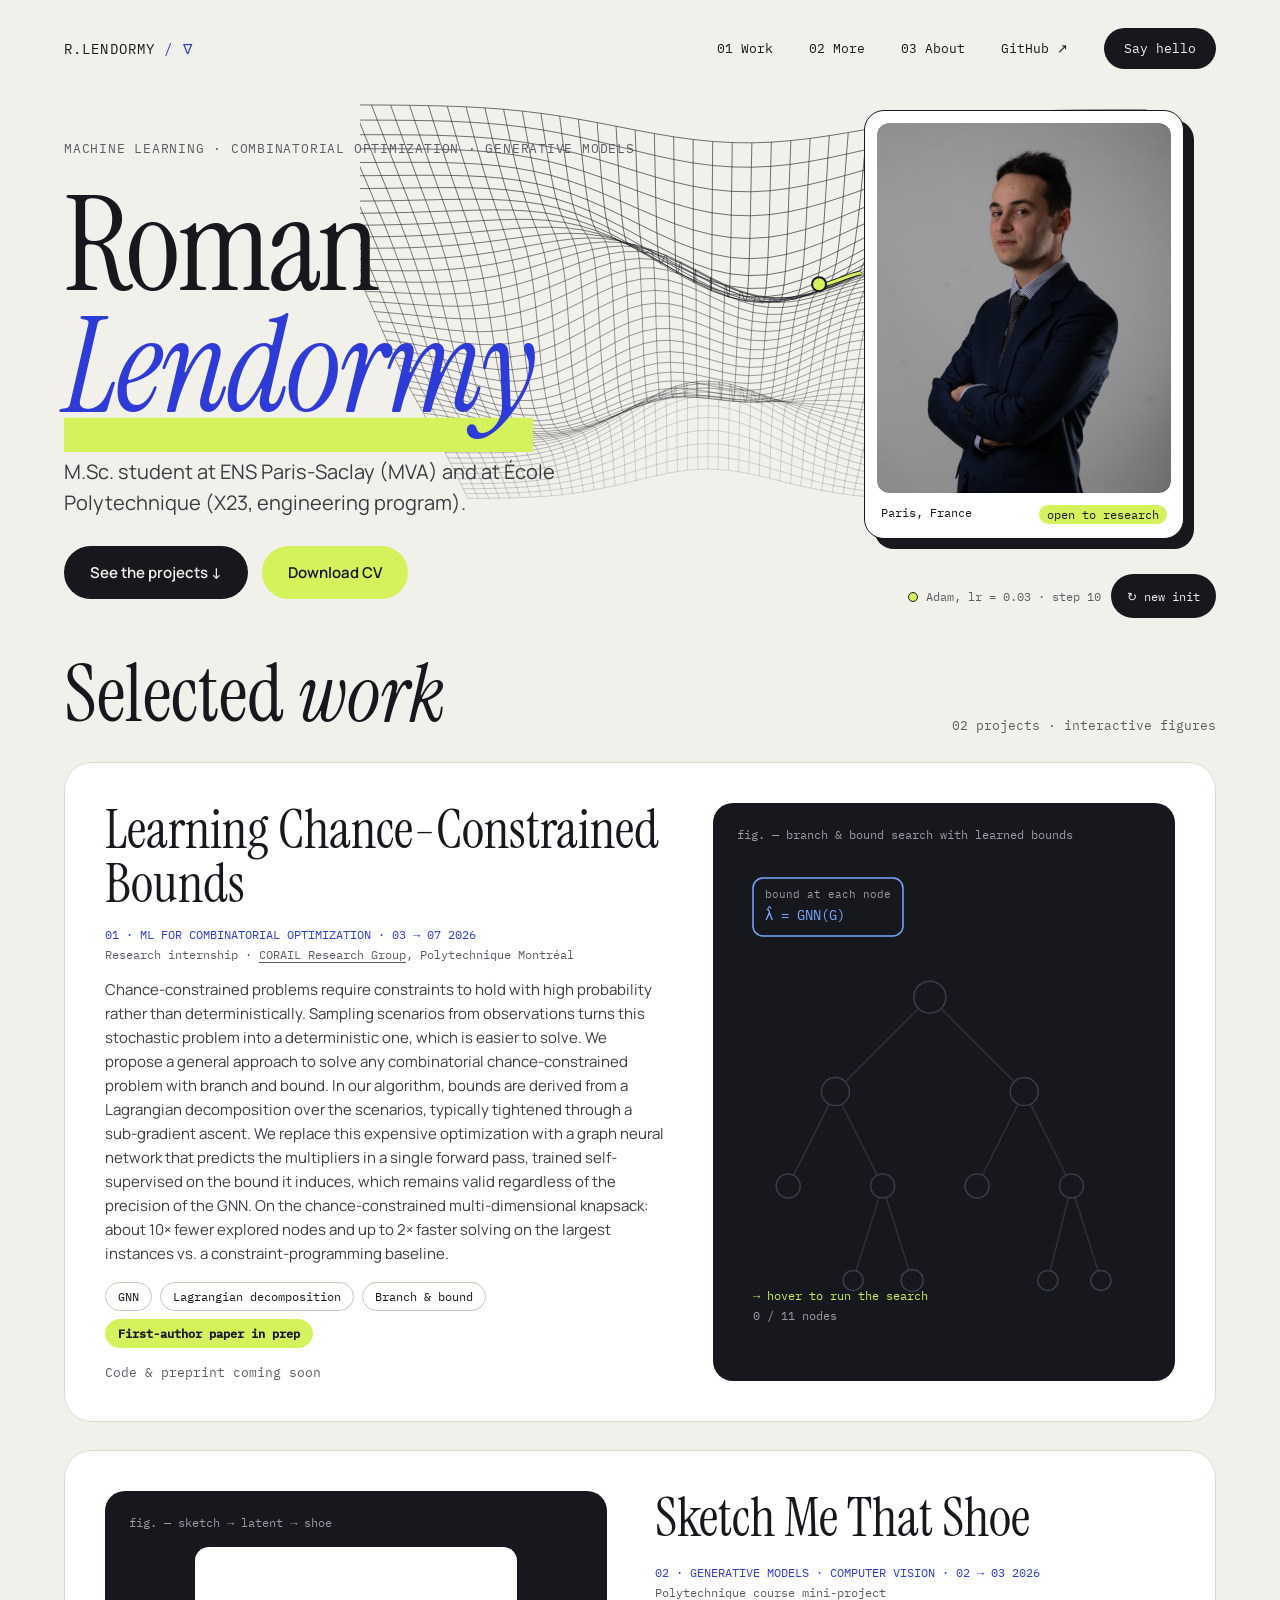
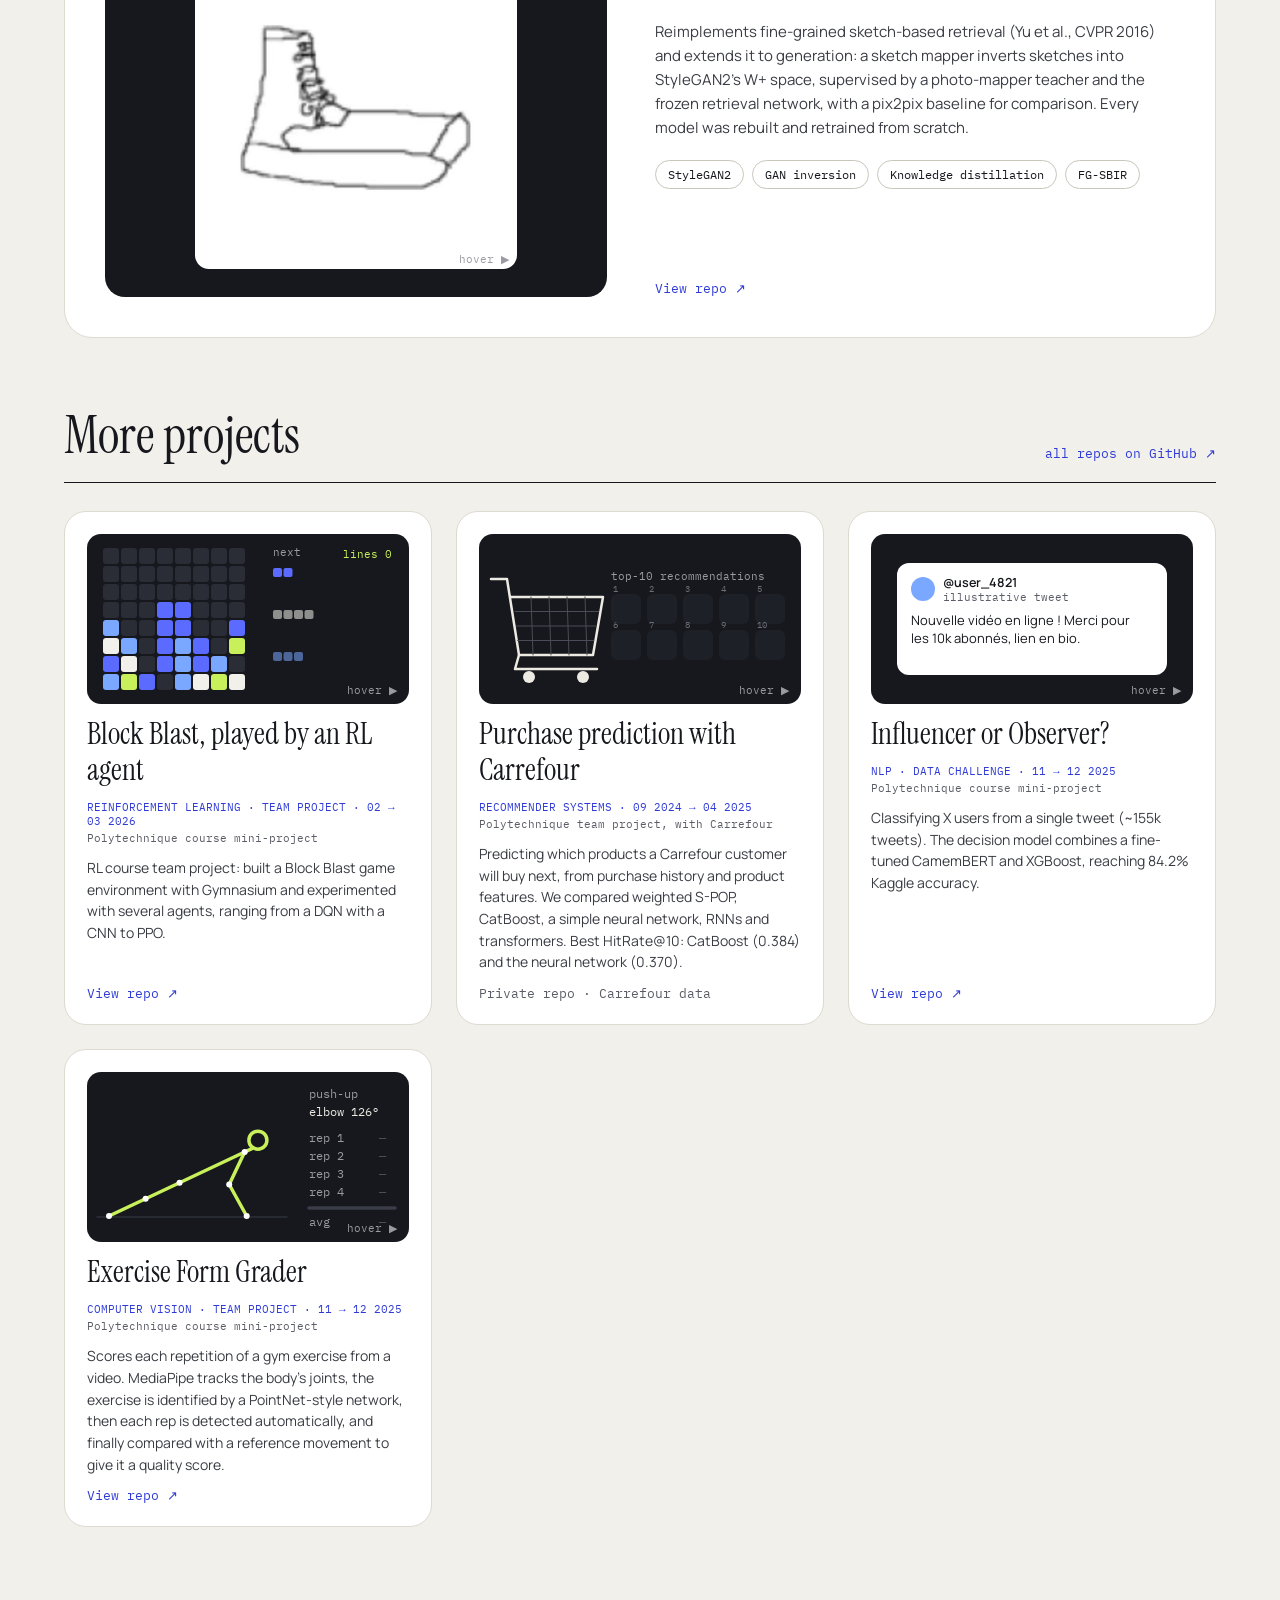
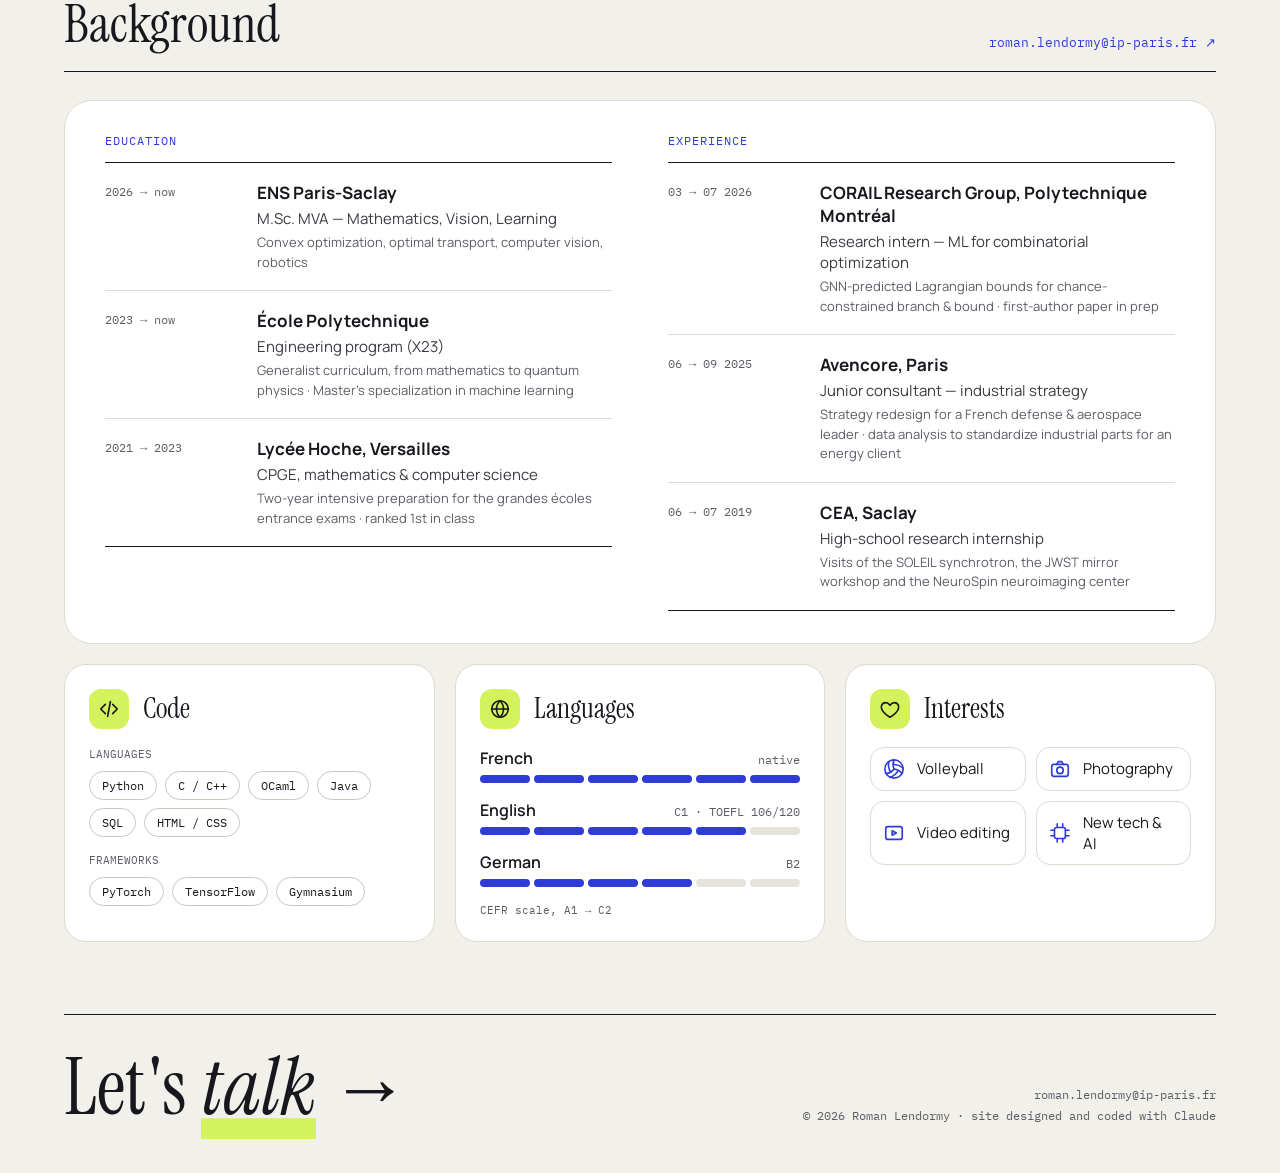
<file: index.html>
<!DOCTYPE html>
<html lang="en">
<head>
<meta charset="utf-8">
<meta name="viewport" content="width=device-width, initial-scale=1">
<meta http-equiv="Content-Security-Policy" content="default-src 'none'; script-src 'self'; style-src 'self'; img-src 'self'; font-src 'self'; connect-src 'none'; object-src 'none'; base-uri 'none'; form-action 'none'; manifest-src 'self'; upgrade-insecure-requests">
<meta name="referrer" content="strict-origin-when-cross-origin">
<title>Roman Lendormy — Machine learning &amp; combinatorial optimization</title>
<meta name="description" content="Roman Lendormy, M.Sc. student at ENS Paris-Saclay (MVA) and École Polytechnique (X23). Machine learning, combinatorial optimization and generative models.">
<meta name="theme-color" content="#F2F0EA">
<link rel="canonical" href="https://romanlendormy.github.io/">
<meta property="og:type" content="website">
<meta property="og:url" content="https://romanlendormy.github.io/">
<meta property="og:title" content="Roman Lendormy — Machine learning &amp; combinatorial optimization">
<meta property="og:description" content="M.Sc. student at ENS Paris-Saclay (MVA) and École Polytechnique (X23). Research on learned bounds for chance-constrained optimization.">
<meta property="og:image" content="https://romanlendormy.github.io/assets/img/og-image.jpg">
<meta property="og:image:width" content="1200">
<meta property="og:image:height" content="630">
<meta name="twitter:card" content="summary_large_image">
<link rel="icon" href="assets/img/favicon.svg" type="image/svg+xml">
<link rel="preload" href="assets/fonts/instrument-serif-latin-400-normal.woff2" as="font" type="font/woff2" crossorigin>
<link rel="stylesheet" href="assets/style.css">
<script type="application/ld+json">{"@context": "https://schema.org", "@type": "Person", "name": "Roman Lendormy", "url": "https://romanlendormy.github.io/", "image": "https://romanlendormy.github.io/assets/img/portrait.jpg", "jobTitle": "M.Sc. student in machine learning", "affiliation": [{"@type": "CollegeOrUniversity", "name": "École Polytechnique"}, {"@type": "CollegeOrUniversity", "name": "ENS Paris-Saclay"}], "knowsAbout": ["Machine learning", "Combinatorial optimization", "Generative models", "Graph neural networks"], "sameAs": ["https://github.com/romanlendormy"]}</script>
</head>
<body>
<div class="wrap">

<header class="nav">
<a class="brand" href="#top">R.LENDORMY <span>/ ∇</span></a>
<nav class="nav-links" aria-label="Main">
<a class="sec nl" href="#work">01 Work</a>
<a class="sec nl" href="#more">02 More</a>
<a class="sec nl" href="#about">03 About</a>
<a class="nl" href="https://github.com/romanlendormy">GitHub <span class="nl-arr">↗</span></a>
<a class="js-mail pill" data-u="roman.lendormy" data-d="ip-paris.fr">Say hello</a>
</nav>
</header>

<main>
<section class="hero" id="top">
<div class="hero-text">
<div class="eyebrow">MACHINE LEARNING · COMBINATORIAL OPTIMIZATION · GENERATIVE MODELS</div>
<h1>Roman<br><em>Lendormy</em></h1>
<p class="hero-lead">M.Sc. student at ENS Paris-Saclay (MVA) and at École Polytechnique (X23, engineering program).</p>
<div class="cta">
<a class="btn btn-ink" href="#work">See the projects <span class="arr">↓</span></a>
<a class="btn btn-lime" aria-disabled="true" title="CV coming soon">Download CV</a>
</div>
</div>
<figure class="portrait float">
<div class="shine"><img src="assets/img/portrait.jpg" alt="Portrait of Roman Lendormy" width="800" height="1000"></div>
<figcaption><span>Paris, France</span><span class="badge-lime">open to research</span></figcaption>
</figure>
<canvas class="hero-cv" id="hero-cv" role="img" aria-label="Animated 3D loss landscape with the Adam optimizer descending toward a minimum"></canvas>
<div class="hero-caption"><span><span class="dot"></span>Adam, lr = 0.03 · step <span id="opt-step">0</span></span><button class="btn-small" id="new-init" type="button">↻ new init</button></div>
</section>

<section class="section" id="work">
<div class="section-head">
<h2>Selected <em>work</em></h2>
<span class="aside">02 projects · interactive figures</span>
</div>

<article class="card feature" id="card-cc">
<div class="feature-text">
<h3>Learning Chance-Constrained Bounds</h3>
<div>
<div class="tagline">01 · ML FOR COMBINATORIAL OPTIMIZATION · 03 → 07 2026</div>
<div class="subline">Research internship · <a href="https://corail-research.github.io/">CORAIL Research Group</a>, Polytechnique Montréal</div>
</div>
<p>Chance-constrained problems require constraints to hold with high probability rather than deterministically. Sampling scenarios from observations turns this stochastic problem into a deterministic one, which is easier to solve. We propose a general approach to solve any combinatorial chance-constrained problem with branch and bound. In our algorithm, bounds are derived from a Lagrangian decomposition over the scenarios, typically tightened through a sub-gradient ascent. We replace this expensive optimization with a graph neural network that predicts the multipliers in a single forward pass, trained self-supervised on the bound it induces, which remains valid regardless of the precision of the GNN. On the chance-constrained multi-dimensional knapsack: about 10× fewer explored nodes and up to 2× faster solving on the largest instances vs. a constraint-programming baseline.</p>
<div class="chips"><span class="chip">GNN</span><span class="chip">Lagrangian decomposition</span><span class="chip">Branch &amp; bound</span><span class="chip hot">First-author paper in prep</span></div>
<span class="foot-link">Code &amp; preprint coming soon</span>
</div>
<div class="plate">
<span class="plate-label">fig. — branch &amp; bound search with learned bounds</span>
<canvas class="cc-cv" id="cc-cv" role="img" aria-label="Animated branch-and-bound tree search, with bounds predicted by a graph neural network"></canvas>
</div>
</article>

<article class="card feature flip" id="card-shoe">
<div class="plate">
<span class="plate-label">fig. — sketch → latent → shoe</span>
<div class="shoe-stage"><canvas class="shoe-cv" id="shoe-cv" role="img" aria-label="A shoe sketch dissolving into points that reassemble into a generated shoe photo"></canvas></div>
</div>
<div class="feature-text">
<h3>Sketch Me That Shoe</h3>
<div>
<div class="tagline">02 · GENERATIVE MODELS · COMPUTER VISION · 02 → 03 2026</div>
<div class="subline">Polytechnique course mini-project</div>
</div>
<p>Reimplements fine-grained sketch-based retrieval (Yu et al., CVPR 2016) and extends it to generation: a sketch mapper inverts sketches into StyleGAN2's W+ space, supervised by a photo-mapper teacher and the frozen retrieval network, with a pix2pix baseline for comparison. Every model was rebuilt and retrained from scratch.</p>
<div class="chips"><span class="chip">StyleGAN2</span><span class="chip">GAN inversion</span><span class="chip">Knowledge distillation</span><span class="chip">FG-SBIR</span></div>
<a class="foot-link" href="https://github.com/romanlendormy/sketch-me-that-shoe">View repo ↗</a>
</div>
</article>
</section>

<section class="section" id="more">
<div class="section-head ruled">
<h2>More projects</h2>
<a class="aside" href="https://github.com/romanlendormy">all repos on GitHub ↗</a>
</div>
<div class="grid3">
<article class="card mini" id="card-blast">
<div class="mini-plate"><canvas id="blast-cv" role="img" aria-label="Block Blast pieces placed on a grid, with full lines clearing"></canvas></div>
<h3>Block Blast, played by an RL agent</h3>
<div><div class="tagline">REINFORCEMENT LEARNING · TEAM PROJECT · 02 → 03 2026</div><div class="subline">Polytechnique course mini-project</div></div>
<p>RL course team project: built a Block Blast game environment with Gymnasium and experimented with several agents, ranging from a DQN with a CNN to PPO.</p>
<a class="foot-link" href="https://github.com/NathanDuboisset/RL_project">View repo ↗</a>
</article>
<article class="card mini" id="card-cart">
<div class="mini-plate"><canvas id="cart-cv" role="img" aria-label="Top-10 product recommendations, with the purchased ones dropping into a shopping cart"></canvas></div>
<h3>Purchase prediction with Carrefour</h3>
<div><div class="tagline">RECOMMENDER SYSTEMS · 09 2024 → 04 2025</div><div class="subline">Polytechnique team project, with Carrefour</div></div>
<p>Predicting which products a Carrefour customer will buy next, from purchase history and product features. We compared weighted S-POP, CatBoost, a simple neural network, RNNs and transformers. Best HitRate@10: CatBoost (0.384) and the neural network (0.370).</p>
<span class="foot-link">Private repo · Carrefour data</span>
</article>
<article class="card mini" id="card-x">
<div class="mini-plate"><canvas id="x-cv" role="img" aria-label="A tweet zooming out into a cloud of classified users"></canvas></div>
<h3>Influencer or Observer?</h3>
<div><div class="tagline">NLP · DATA CHALLENGE · 11 → 12 2025</div><div class="subline">Polytechnique course mini-project</div></div>
<p>Classifying X users from a single tweet (~155k tweets). The decision model combines a fine-tuned CamemBERT and XGBoost, reaching 84.2% Kaggle accuracy.</p>
<a class="foot-link" href="https://github.com/romanlendormy/datachallenge-X_users_classification">View repo ↗</a>
</article>
<article class="card mini" id="card-fit">
<div class="mini-plate"><canvas id="fit-cv" role="img" aria-label="A stick figure doing push-ups, each repetition receiving a score"></canvas></div>
<h3>Exercise Form Grader</h3>
<div><div class="tagline">COMPUTER VISION · TEAM PROJECT · 11 → 12 2025</div><div class="subline">Polytechnique course mini-project</div></div>
<p>Scores each repetition of a gym exercise from a video. MediaPipe tracks the body’s joints, the exercise is identified by a PointNet-style network, then each rep is detected automatically, and finally compared with a reference movement to give it a quality score.</p>
<a class="foot-link" href="https://github.com/romanlendormy/CSC_51073_CV_Project">View repo ↗</a>
</article>
</div>
</section>

<section class="section" id="about">
<div class="section-head ruled">
<h2>Background</h2>
<a class="js-mail aside" data-u="roman.lendormy" data-d="ip-paris.fr" data-show="addr" data-suffix=" ↗"></a>
</div>
<div class="timeline">
<div class="tl-col"><div class="tl-title">EDUCATION</div><div class="tl-entry first"><span class="tl-date">2026 → now</span><div class="tl-body"><span class="tl-org">ENS Paris-Saclay</span><span class="tl-role">M.Sc. MVA — Mathematics, Vision, Learning</span><span class="tl-detail">Convex optimization, optimal transport, computer vision, robotics</span></div></div><div class="tl-entry"><span class="tl-date">2023 → now</span><div class="tl-body"><span class="tl-org">École Polytechnique</span><span class="tl-role">Engineering program (X23)</span><span class="tl-detail">Generalist curriculum, from mathematics to quantum physics · Master’s specialization in machine learning</span></div></div><div class="tl-entry"><span class="tl-date">2021 → 2023</span><div class="tl-body"><span class="tl-org">Lycée Hoche, Versailles</span><span class="tl-role">CPGE, mathematics &amp; computer science</span><span class="tl-detail">Two-year intensive preparation for the grandes écoles entrance exams · ranked 1st in class</span></div></div></div>
<div class="tl-col"><div class="tl-title">EXPERIENCE</div><div class="tl-entry first"><span class="tl-date">03 → 07 2026</span><div class="tl-body"><span class="tl-org">CORAIL Research Group, Polytechnique Montréal</span><span class="tl-role">Research intern — ML for combinatorial optimization</span><span class="tl-detail">GNN-predicted Lagrangian bounds for chance-constrained branch &amp; bound · first-author paper in prep</span></div></div><div class="tl-entry"><span class="tl-date">06 → 09 2025</span><div class="tl-body"><span class="tl-org">Avencore, Paris</span><span class="tl-role">Junior consultant — industrial strategy</span><span class="tl-detail">Strategy redesign for a French defense &amp; aerospace leader · data analysis to standardize industrial parts for an energy client</span></div></div><div class="tl-entry"><span class="tl-date">06 → 07 2019</span><div class="tl-body"><span class="tl-org">CEA, Saclay</span><span class="tl-role">High-school research internship</span><span class="tl-detail">Visits of the SOLEIL synchrotron, the JWST mirror workshop and the NeuroSpin neuroimaging center</span></div></div></div>
</div>
<div class="skills">
<div class="skill"><div class="skill-head"><div class="icon"><svg width="22" height="22" viewBox="0 0 24 24" fill="none" stroke="#16181D" stroke-width="1.8" stroke-linecap="round" stroke-linejoin="round" aria-hidden="true"><path d="M8 7l-5 5 5 5M16 7l5 5-5 5M13.5 4l-3 16"></path></svg></div><span>Code</span></div>
<div class="stack stack-10"><span class="kicker">LANGUAGES</span><div class="chips"><span class="chip">Python</span><span class="chip">C / C++</span><span class="chip">OCaml</span><span class="chip">Java</span><span class="chip">SQL</span><span class="chip">HTML / CSS</span></div><span class="kicker mt6">FRAMEWORKS</span><div class="chips"><span class="chip">PyTorch</span><span class="chip">TensorFlow</span><span class="chip">Gymnasium</span></div></div></div>
<div class="skill"><div class="skill-head"><div class="icon"><svg width="22" height="22" viewBox="0 0 24 24" fill="none" stroke="#16181D" stroke-width="1.8" stroke-linecap="round" stroke-linejoin="round" aria-hidden="true"><circle cx="12" cy="12" r="9"></circle><path d="M3 12h18M12 3c2.5 2.5 3.8 5.5 3.8 9s-1.3 6.5-3.8 9c-2.5-2.5-3.8-5.5-3.8-9S9.5 5.5 12 3z"></path></svg></div><span>Languages</span></div>
<div class="stack stack-16"><div class="lang"><div class="lang-top"><b>French</b><span>native</span></div><div class="bars" role="img" aria-label="French: native"><i class="on"></i><i class="on"></i><i class="on"></i><i class="on"></i><i class="on"></i><i class="on"></i></div></div><div class="lang"><div class="lang-top"><b>English</b><span>C1 · TOEFL 106/120</span></div><div class="bars" role="img" aria-label="English: C1 · TOEFL 106/120"><i class="on"></i><i class="on"></i><i class="on"></i><i class="on"></i><i class="on"></i><i></i></div></div><div class="lang"><div class="lang-top"><b>German</b><span>B2</span></div><div class="bars" role="img" aria-label="German: B2"><i class="on"></i><i class="on"></i><i class="on"></i><i class="on"></i><i></i><i></i></div></div><span class="kicker">CEFR scale, A1 → C2</span></div></div>
<div class="skill"><div class="skill-head"><div class="icon"><svg width="22" height="22" viewBox="0 0 24 24" fill="none" stroke="#16181D" stroke-width="1.8" stroke-linecap="round" stroke-linejoin="round" aria-hidden="true"><path d="M12 21s-7.5-4.6-9.2-9.3C1.6 8.3 3.8 5 7.2 5c2 0 3.5 1.1 4.8 2.8C13.3 6.1 14.8 5 16.8 5c3.4 0 5.6 3.3 4.4 6.7C19.5 16.4 12 21 12 21z"></path></svg></div><span>Interests</span></div>
<div class="hobbies">
<div class="hobby"><svg width="22" height="22" viewBox="0 0 24 24" fill="none" stroke="#2F3BD6" stroke-width="1.8" stroke-linecap="round" stroke-linejoin="round" aria-hidden="true"><circle cx="12" cy="12" r="10"></circle><path d="M11.1 7.1a16.55 16.55 0 0 1 10.9 4"></path><path d="M12 12a12.6 12.6 0 0 1-8.7 5"></path><path d="M16.8 13.6a16.55 16.55 0 0 1-9 7.5"></path><path d="M20.7 17a12.8 12.8 0 0 0-8.7-5 13.3 13.3 0 0 1 0-10"></path><path d="M6.3 3.8a16.55 16.55 0 0 0 1.9 11.5"></path></svg><span>Volleyball</span></div>
<div class="hobby"><svg width="22" height="22" viewBox="0 0 24 24" fill="none" stroke="#2F3BD6" stroke-width="1.8" stroke-linecap="round" stroke-linejoin="round" aria-hidden="true"><rect x="3" y="7" width="18" height="13" rx="2.5"></rect><path d="M8.5 7l1.5-3h4l1.5 3"></path><circle cx="12" cy="13.5" r="3.5"></circle></svg><span>Photography</span></div>
<div class="hobby"><svg width="22" height="22" viewBox="0 0 24 24" fill="none" stroke="#2F3BD6" stroke-width="1.8" stroke-linecap="round" stroke-linejoin="round" aria-hidden="true"><rect x="3" y="5" width="18" height="14" rx="2.5"></rect><path d="M10 9.5v5l4.5-2.5z"></path></svg><span>Video editing</span></div>
<div class="hobby"><svg width="22" height="22" viewBox="0 0 24 24" fill="none" stroke="#2F3BD6" stroke-width="1.8" stroke-linecap="round" stroke-linejoin="round" aria-hidden="true"><rect x="6" y="6" width="12" height="12" rx="2"></rect><path d="M9 2v4M15 2v4M9 18v4M15 18v4M2 9h4M2 15h4M18 9h4M18 15h4"></path></svg><span>New tech &amp; AI</span></div>
</div></div>
</div>
</section>
</main>

<footer class="footer">
<a class="js-mail big" data-u="roman.lendormy" data-d="ip-paris.fr">Let's <em>talk</em> <span class="arr">→</span></a>
<div class="meta"><span class="js-mail-text" data-u="roman.lendormy" data-d="ip-paris.fr"></span><noscript>roman.lendormy [at] ip-paris [dot] fr</noscript><br>© 2026 Roman Lendormy · site designed and coded with Claude</div>
</footer>
</div>
<script src="assets/site.js" defer></script>
</body>
</html>
</file>
<file: assets/style.css>
/* Roman Lendormy — portfolio
   Palette: stone background, ink text, cobalt + lime accents. Fonts are self-hosted (SIL OFL). */

@font-face { font-family: 'Instrument Serif'; src: url('fonts/instrument-serif-latin-400-normal.woff2') format('woff2'); font-weight: 400; font-style: normal; font-display: swap; }
@font-face { font-family: 'Instrument Serif'; src: url('fonts/instrument-serif-latin-400-italic.woff2') format('woff2'); font-weight: 400; font-style: italic; font-display: swap; }
@font-face { font-family: 'IBM Plex Mono'; src: url('fonts/ibm-plex-mono-latin-400-normal.woff2') format('woff2'); font-weight: 400; font-display: swap; }
@font-face { font-family: 'IBM Plex Mono'; src: url('fonts/ibm-plex-mono-latin-500-normal.woff2') format('woff2'); font-weight: 500; font-display: swap; }
@font-face { font-family: 'Manrope'; src: url('fonts/manrope-latin-400-normal.woff2') format('woff2'); font-weight: 400; font-display: swap; }
@font-face { font-family: 'Manrope'; src: url('fonts/manrope-latin-500-normal.woff2') format('woff2'); font-weight: 500; font-display: swap; }
@font-face { font-family: 'Manrope'; src: url('fonts/manrope-latin-600-normal.woff2') format('woff2'); font-weight: 600; font-display: swap; }
@font-face { font-family: 'Manrope'; src: url('fonts/manrope-latin-700-normal.woff2') format('woff2'); font-weight: 700; font-display: swap; }

:root {
  --bg: #F2F0EA; --ink: #16181D; --body: #3A3C44; --muted: #5B5D66; --line: #DDDAD0; --chip: #C9C6BB;
  --cobalt: #2F3BD6; --lime: #D4F25C; --plate: #16181D; --plate-muted: #9A9AA3;
  --serif: 'Instrument Serif', Georgia, serif; --mono: 'IBM Plex Mono', ui-monospace, monospace; --sans: Manrope, 'Helvetica Neue', Arial, sans-serif;
  --pad: 64px;
}
* { box-sizing: border-box; }
html { scroll-behavior: smooth; }
body { margin: 0; background: var(--bg); color: var(--ink); font-family: var(--sans); -webkit-font-smoothing: antialiased; }
img { max-width: 100%; }
a { color: var(--cobalt); text-decoration: none; }
a:hover { color: var(--ink); }
a:focus-visible, button:focus-visible { outline: 2px solid var(--cobalt); outline-offset: 3px; border-radius: 6px; }
.wrap { max-width: 1440px; margin: 0 auto; position: relative; overflow: hidden; }
.mono { font-family: var(--mono); }

/* ---------- nav ---------- */
.nav { position: absolute; top: 0; left: 0; right: 0; z-index: 3; display: flex; justify-content: space-between; align-items: center; padding: 28px var(--pad); }
.brand { font-family: var(--mono); font-size: 14px; letter-spacing: 0.08em; color: var(--ink); }
.brand span { color: var(--cobalt); }
.nav-links { display: flex; gap: 36px; align-items: center; font-family: var(--mono); font-size: 13px; }
.nav-links a { color: var(--ink); }
.nav-links .pill { padding: 12px 20px; background: var(--ink); color: var(--bg); border-radius: 999px; }

/* ---------- hero ---------- */
.hero { position: relative; height: 630px; }
.hero-cv { position: absolute; top: 30px; left: 360px; width: calc(100% - 360px); height: 600px; cursor: grab; display: block; }
.hero-text { position: absolute; left: var(--pad); top: 140px; width: 700px; z-index: 2; display: flex; flex-direction: column; gap: 28px; }
.eyebrow { font-family: var(--mono); font-size: 13px; color: var(--muted); letter-spacing: 0.06em; }
.hero h1 { margin: 0; font-family: var(--serif); font-weight: 400; font-size: 132px; line-height: 0.92; letter-spacing: -0.02em; }
.hero h1 em { color: var(--cobalt); box-shadow: inset 0 -0.26em 0 var(--lime); }
.hero-lead { margin: 0; font-size: 20px; line-height: 1.55; color: var(--body); max-width: 500px; }
.cta { display: flex; gap: 14px; flex-wrap: wrap; }
.btn { display: inline-block; padding: 16px 26px; border-radius: 999px; font-weight: 600; font-size: 15px; }
.btn-ink { background: var(--ink); color: var(--bg); }
.btn-ink:hover { color: var(--lime); }
.btn-lime { background: var(--lime); color: var(--ink); }
.btn[aria-disabled="true"] { cursor: default; }
.portrait { position: absolute; right: 96px; top: 110px; z-index: 2; margin: 0; width: 320px; background: #FFFFFF; border: 1px solid var(--ink); border-radius: 20px; padding: 12px; box-shadow: 10px 10px 0 var(--ink); }
.float { animation: float 6s ease-in-out infinite; }
@keyframes float { 0%, 100% { transform: rotate(-2deg) translateY(0); } 50% { transform: rotate(-2deg) translateY(-10px); } }
.shine { position: relative; overflow: hidden; border-radius: 12px; }
.shine::after { content: ""; position: absolute; top: -20%; bottom: -20%; left: 0; width: 45%; background: linear-gradient(100deg, rgba(255,255,255,0) 0%, rgba(255,255,255,.55) 50%, rgba(255,255,255,0) 100%); transform: translateX(-160%) skewX(-12deg); pointer-events: none; }
.shine:hover::after { transform: translateX(330%) skewX(-12deg); transition: transform .9s cubic-bezier(.3,.7,.3,1); }
.shine img { display: block; width: 100%; height: 370px; object-fit: cover; object-position: 50% 30%; border-radius: 12px; background: #E6E3DA; transition: transform .6s cubic-bezier(.2,.8,.2,1); }
.shine:hover img { transform: scale(1.035); }
.portrait figcaption { display: flex; justify-content: space-between; padding: 12px 4px 2px; font-family: var(--mono); font-size: 12px; }
.badge-lime { padding: 2px 8px; background: var(--lime); border-radius: 999px; }
.hero-caption { position: absolute; right: var(--pad); bottom: 12px; z-index: 2; display: flex; gap: 10px; align-items: center; flex-wrap: wrap; justify-content: flex-end; font-family: var(--mono); font-size: 12px; color: var(--muted); }
.dot { display: inline-block; width: 10px; height: 10px; border-radius: 50%; border: 1.5px solid var(--ink); background: var(--lime); margin-right: 8px; vertical-align: -1px; }
.btn-small { min-height: 44px; padding: 10px 16px; background: var(--ink); color: var(--bg); border: none; border-radius: 999px; font-family: var(--mono); font-size: 12px; cursor: pointer; }

/* ---------- sections ---------- */
.section { padding: 72px var(--pad) 0; display: flex; flex-direction: column; gap: 28px; }
#work.section { padding-top: 24px; gap: 28px; }
.section-head { display: flex; justify-content: space-between; align-items: flex-end; gap: 16px; flex-wrap: wrap; }
.section-head.ruled { border-bottom: 1px solid var(--ink); padding-bottom: 20px; }
.section-head h2 { margin: 0; font-family: var(--serif); font-weight: 400; font-size: 52px; line-height: 1; }
#work .section-head h2 { font-size: 80px; }
.section-head .aside { font-family: var(--mono); font-size: 13px; color: var(--muted); }
.section-head a.aside { color: var(--cobalt); }

.card { background: #FFFFFF; border: 1px solid var(--line); transition: transform .35s cubic-bezier(.2,.8,.2,1), box-shadow .35s, border-color .35s; }
.card:hover { transform: translateY(-6px); box-shadow: 0 24px 48px -24px rgba(22,24,29,.35); border-color: var(--ink); }

/* selected projects */
.feature { border-radius: 28px; padding: 40px; display: flex; gap: 48px; }
.feature-text { width: 560px; flex-shrink: 0; display: flex; flex-direction: column; gap: 16px; }
.feature.flip .feature-text { width: 520px; gap: 20px; }
.feature h3 { margin: 0; font-family: var(--serif); font-weight: 400; font-size: 54px; line-height: 1; }
.tagline { font-family: var(--mono); font-size: 12px; color: var(--cobalt); }
.subline { font-family: var(--mono); font-size: 12px; color: var(--muted); margin-top: 4px; }
.subline a { color: var(--muted); text-decoration: underline; text-underline-offset: 3px; }
.feature p { margin: 0; font-size: 15px; line-height: 1.6; color: var(--body); }
.chips { display: flex; gap: 8px; flex-wrap: wrap; }
.chip { padding: 6px 12px; border: 1px solid var(--chip); border-radius: 999px; font-size: 12px; font-family: var(--mono); }
.chip.hot { background: var(--lime); border-color: var(--lime); font-weight: 700; }
.foot-link { margin-top: auto; font-family: var(--mono); font-size: 13px; }
span.foot-link { color: var(--muted); }
.plate { flex-grow: 1; min-width: 0; background: var(--plate); border-radius: 20px; padding: 24px; display: flex; flex-direction: column; gap: 12px; color: #ECEAE3; }
.plate-label { font-family: var(--mono); font-size: 12px; color: var(--plate-muted); }
.cc-cv { display: block; width: 100%; height: 480px; }
.shoe-stage { flex-grow: 1; display: flex; align-items: center; justify-content: center; }
.shoe-cv { display: block; width: min(330px, 100%); aspect-ratio: 1 / 1; }

/* more projects */
.grid3 { display: grid; grid-template-columns: repeat(3, minmax(0, 1fr)); gap: 24px; }
.mini { border-radius: 22px; padding: 22px; display: flex; flex-direction: column; gap: 12px; }
.mini-plate { height: 170px; flex-shrink: 0; background: var(--plate); border-radius: 14px; overflow: hidden; }
.mini-plate canvas { display: block; width: 100%; height: 170px; }
.mini h3 { margin: 0; font-family: var(--serif); font-weight: 400; font-size: 30px; line-height: 1.2; }
.mini .tagline, .mini .subline { font-size: 11px; }
.mini .subline { margin-top: 3px; }
.mini p { margin: 0; font-size: 14px; line-height: 1.55; color: var(--body); }

/* background */
.timeline { display: grid; grid-template-columns: repeat(2, minmax(0, 1fr)); column-gap: 56px; background: #FFFFFF; border: 1px solid var(--line); border-radius: 28px; padding: 32px 40px; }
.tl-title { font-family: var(--mono); font-size: 12px; letter-spacing: 0.08em; color: var(--cobalt); padding-bottom: 14px; }
.tl-entry { display: grid; grid-template-columns: 132px minmax(0, 1fr); column-gap: 20px; padding: 18px 0; border-top: 1px solid var(--line); }
.tl-entry.first { border-top-color: var(--ink); }
.tl-col::after { content: ""; display: block; border-top: 1px solid var(--ink); }
.tl-date { font-family: var(--mono); font-size: 12px; color: var(--muted); padding-top: 3px; }
.tl-body { display: flex; flex-direction: column; gap: 4px; }
.tl-org { font-size: 17px; font-weight: 700; }
.tl-role { font-size: 15px; color: var(--body); }
.tl-detail { font-size: 13px; line-height: 1.5; color: var(--muted); }
.skills { display: grid; grid-template-columns: repeat(3, minmax(0, 1fr)); gap: 20px; margin-top: -8px; }
.skill { background: #FFFFFF; border: 1px solid var(--line); border-radius: 22px; padding: 24px; display: flex; flex-direction: column; gap: 18px; }
.skill-head { display: flex; align-items: center; gap: 14px; }
.skill-head span { font-family: var(--serif); font-size: 28px; }
.icon { width: 40px; height: 40px; border-radius: 12px; background: var(--lime); display: flex; align-items: center; justify-content: center; flex-shrink: 0; }
.kicker { font-family: var(--mono); font-size: 11px; color: var(--muted); }
.lang { display: flex; flex-direction: column; gap: 6px; }
.lang-top { display: flex; justify-content: space-between; align-items: baseline; }
.lang-top b { font-size: 16px; font-weight: 600; }
.lang-top span { font-family: var(--mono); font-size: 12px; color: var(--muted); }
.bars { display: flex; gap: 4px; }
.bars i { flex-grow: 1; height: 8px; border-radius: 4px; background: #E6E3DA; }
.bars i.on { background: var(--cobalt); }
.hobbies { display: grid; grid-template-columns: repeat(2, minmax(0, 1fr)); gap: 10px; }
.hobby { display: flex; align-items: center; gap: 12px; padding: 10px 12px; border: 1px solid var(--line); border-radius: 14px; font-size: 15px; }

/* footer */
.footer { margin: 72px var(--pad) 0; padding: 32px 0 48px; border-top: 1px solid var(--ink); display: flex; justify-content: space-between; align-items: flex-end; gap: 24px; flex-wrap: wrap; }
.footer .big { font-family: var(--serif); font-size: 80px; line-height: 1; color: var(--ink); }
.footer .big em { box-shadow: inset 0 -0.26em 0 var(--lime); }
.footer .meta { font-family: var(--mono); font-size: 12px; color: var(--muted); text-align: right; line-height: 1.8; }

/* ---------- tablet ---------- */
@media (max-width: 1180px) {
  :root { --pad: 40px; }
  .hero-text { top: 130px; width: 58%; }
  .hero h1 { font-size: 104px; }
  .portrait { right: 40px; top: 110px; width: 270px; }
  .shine img { height: 310px; }
  .hero-cv { left: 200px; width: calc(100% - 200px); }
  .feature, .feature.flip { flex-direction: column; }
  .feature-text, .feature.flip .feature-text { width: auto; }
  .feature.flip .plate { order: 2; }
  .grid3 { grid-template-columns: repeat(2, minmax(0, 1fr)); }
  .skills { grid-template-columns: repeat(2, minmax(0, 1fr)); }
}
@media (max-width: 900px) {
  .timeline { grid-template-columns: minmax(0, 1fr); row-gap: 32px; padding: 28px 24px; }
  .skills { grid-template-columns: minmax(0, 1fr); }
}

/* ---------- mobile ---------- */
@media (max-width: 760px) {
  :root { --pad: 20px; }
  .nav { padding: 20px var(--pad); }
  .nav-links { gap: 16px; }
  .nav-links .sec { display: none; }
  .hero { height: auto; display: flex; flex-direction: column; padding: 100px var(--pad) 0; }
  .hero-text { position: static; width: auto; gap: 20px; }
  .hero h1 { font-size: 68px; }
  .hero-lead { font-size: 17px; }
  .portrait { position: static; width: min(280px, 82%); margin: 36px auto 0; }
  .shine img { height: 300px; }
  .hero-cv { position: static; width: 100%; height: 360px; margin-top: 8px; }
  .hero-caption { position: static; justify-content: flex-start; margin-top: -8px; }
  .section { padding-top: 56px; }
  #work .section-head h2 { font-size: 56px; }
  .section-head h2 { font-size: 42px; }
  .feature { padding: 20px; gap: 24px; border-radius: 22px; }
  .feature h3 { font-size: 40px; }
  .plate { padding: 16px; }
  .cc-cv { height: 440px; }
  .grid3 { grid-template-columns: minmax(0, 1fr); }
  .tl-entry { grid-template-columns: minmax(0, 1fr); row-gap: 6px; }
  .hobbies { grid-template-columns: minmax(0, 1fr); }
  .footer { margin-top: 56px; }
  .footer .big { font-size: 56px; }
  .footer .meta { text-align: left; }
}

/* ---------- reduced motion ---------- */
@media (prefers-reduced-motion: reduce) {
  html { scroll-behavior: auto; }
  .float { animation: none; transform: rotate(-2deg); }
  .card, .shine img { transition: none; }
  .card:hover { transform: none; }
  .shine::after { display: none; }
}

/* ---------- hover details (validated on the design canvas) ---------- */
.stack { display: flex; flex-direction: column; }
.stack-10 { gap: 10px; } .stack-16 { gap: 16px; } .mt6 { margin-top: 6px; }
.nl { position: relative; transition: color .2s; }
.nl::after { content: ""; position: absolute; left: 0; right: 0; bottom: -6px; height: 2px; border-radius: 1px; background: var(--cobalt); transform: scaleX(0); transform-origin: left; transition: transform .3s cubic-bezier(.2,.8,.2,1); }
.nl:hover { color: var(--cobalt); } .nl:hover::after { transform: scaleX(1); }
.nl-arr, .arr { display: inline-block; transition: transform .3s cubic-bezier(.2,.8,.2,1); }
.nl:hover .nl-arr { transform: translate(2px, -2px); }
.nav-links .pill { display: inline-block; transition: background .25s, transform .25s, box-shadow .25s; }
.nav-links .pill:hover { background: var(--cobalt); color: #FFFFFF; transform: translateY(-2px); box-shadow: 0 6px 16px -8px rgba(47,59,214,.7); }
.btn { transition: transform .25s cubic-bezier(.2,.8,.2,1), box-shadow .25s, background .25s; }
.btn-ink:hover { background: var(--cobalt); color: #FFFFFF; transform: translateY(-2px); }
.btn-ink:hover .arr { animation: arrdown 1s ease-in-out infinite; }
@keyframes arrdown { 0%, 100% { transform: translateY(0); } 50% { transform: translateY(4px); } }
.btn-lime:hover { transform: translate(-2px, -2px); box-shadow: 4px 4px 0 var(--ink); color: var(--ink); }
.tl-entry { position: relative; }
.tl-entry::before { content: ""; position: absolute; left: -18px; top: 18px; bottom: 18px; width: 3px; border-radius: 2px; background: var(--lime); transform: scaleY(0); transform-origin: top; transition: transform .3s cubic-bezier(.2,.8,.2,1); }
.tl-entry:hover::before { transform: scaleY(1); }
.tl-date { transition: color .25s; } .tl-entry:hover .tl-date { color: var(--cobalt); }
.tl-body { transition: transform .3s cubic-bezier(.2,.8,.2,1); } .tl-entry:hover .tl-body { transform: translateX(6px); }
.skill { transition: transform .35s cubic-bezier(.2,.8,.2,1), box-shadow .35s; }
.skill:hover { transform: translateY(-6px); box-shadow: 0 24px 48px -24px rgba(22,24,29,.35); }
.skill .icon { transition: transform .4s cubic-bezier(.3,1.6,.5,1); } .skill:hover .icon { transform: rotate(-10deg) scale(1.08); }
.skill .chip { transition: background .2s, color .2s, border-color .2s; cursor: default; }
.skill .chip:hover { background: var(--ink); color: var(--bg); border-color: var(--ink); }
.bars i.on { transform-origin: left; }
.skill:hover .bars i.on { animation: barfill .5s cubic-bezier(.2,.8,.2,1) both; }
.bars i.on:nth-child(2) { animation-delay: .05s; } .bars i.on:nth-child(3) { animation-delay: .1s; } .bars i.on:nth-child(4) { animation-delay: .15s; } .bars i.on:nth-child(5) { animation-delay: .2s; } .bars i.on:nth-child(6) { animation-delay: .25s; }
@keyframes barfill { from { transform: scaleX(0); } to { transform: scaleX(1); } }
.hobby { transition: border-color .25s, background .25s; } .hobby:hover { border-color: var(--ink); background: #F7F6F1; }
.footer .big em { transition: box-shadow .35s cubic-bezier(.2,.8,.2,1); }
.footer .big:hover em { box-shadow: inset 0 -0.62em 0 var(--lime); }
.footer .big:hover .arr { transform: translateX(14px); animation: ltnudge 1.2s .35s ease-in-out infinite; }
@keyframes ltnudge { 0%, 100% { transform: translateX(14px); } 50% { transform: translateX(22px); } }
@media (prefers-reduced-motion: reduce) {
  .nl::after, .nav-links .pill, .btn, .tl-entry::before, .tl-body, .skill, .skill .icon, .arr, .nl-arr { transition: none; }
  .nav-links .pill:hover, .btn-ink:hover, .btn-lime:hover, .tl-entry:hover .tl-body, .skill:hover, .skill:hover .icon, .footer .big:hover .arr { transform: none; }
  .btn-ink:hover .arr, .skill:hover .bars i.on, .footer .big:hover .arr { animation: none; }
}
</file>
